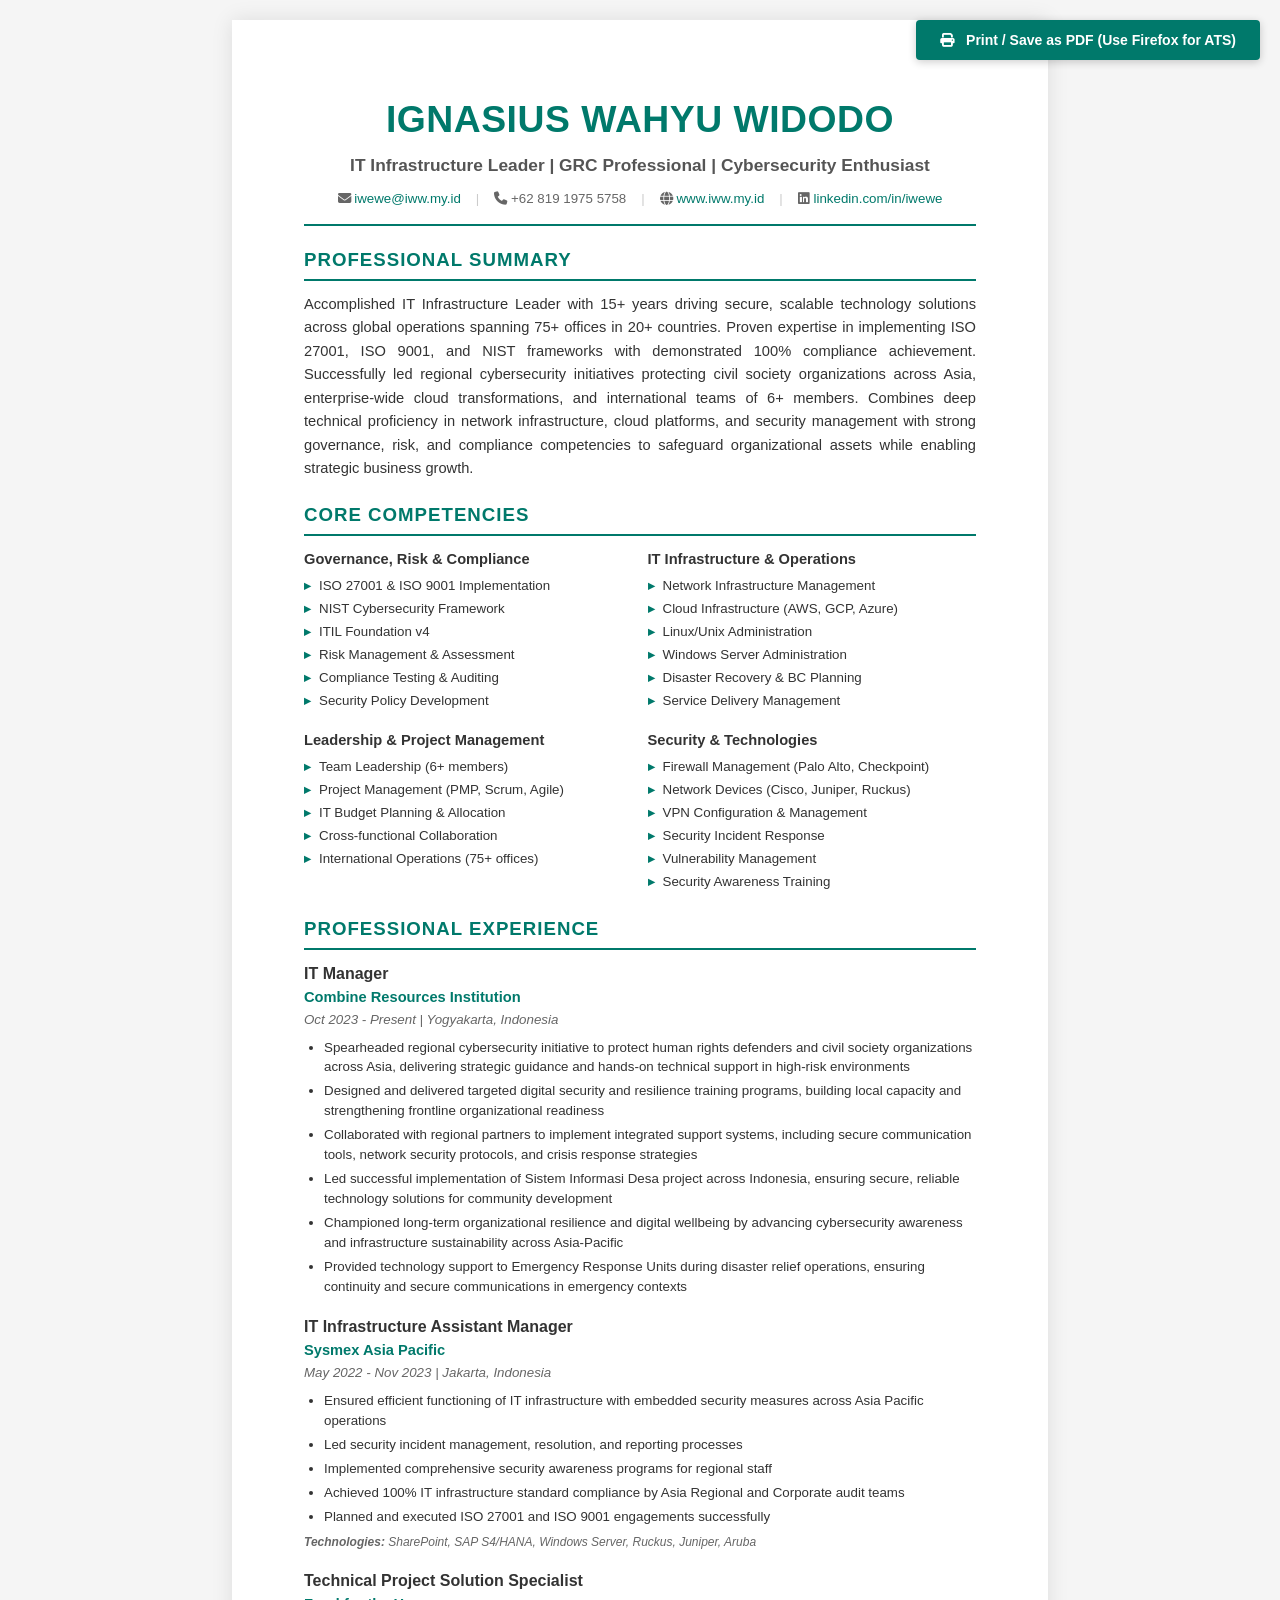
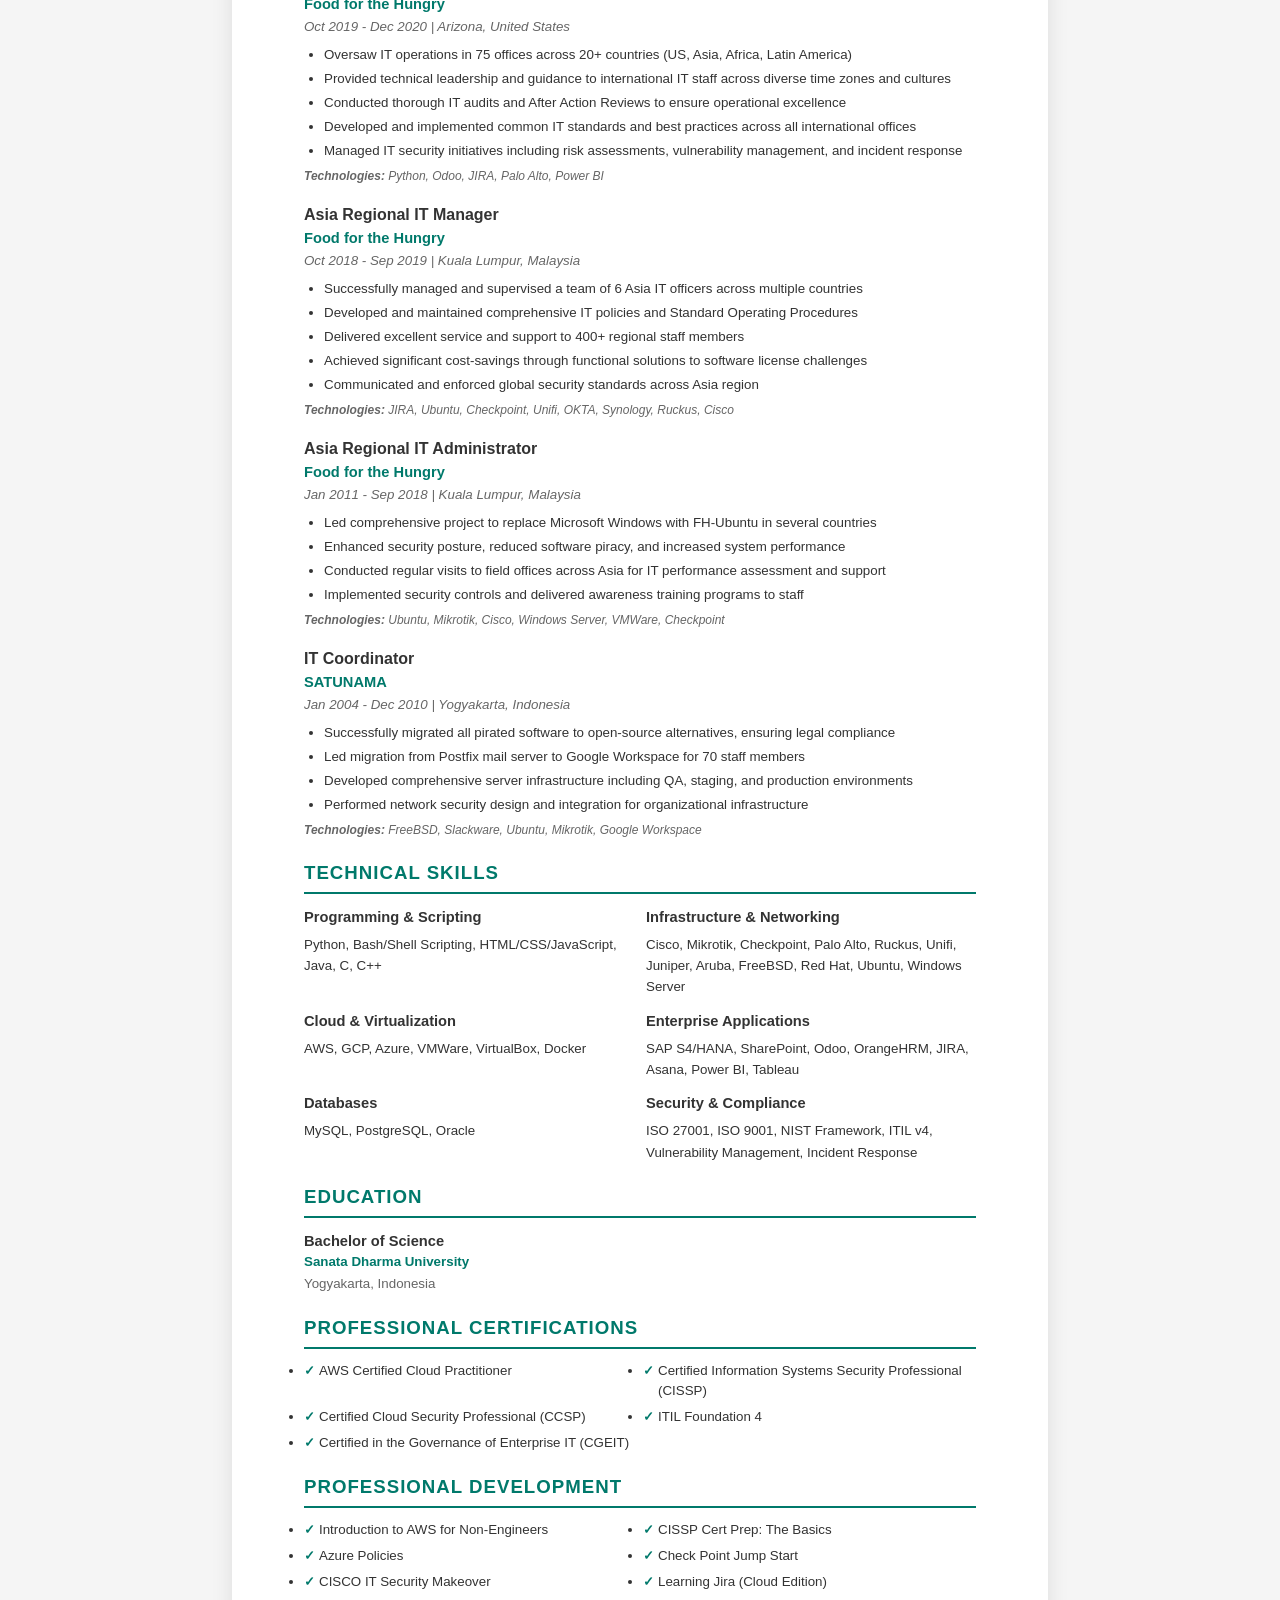
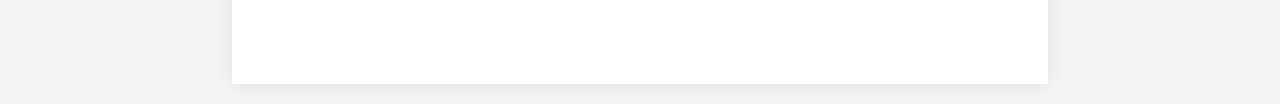
<file: resume.html>
<!DOCTYPE html>
<html lang="en">
<head>
  <meta charset="UTF-8">
  <meta name="viewport" content="width=device-width, initial-scale=1.0">
  <meta name="description" content="Ignasius Wahyu Widodo - IT Infrastructure Leader | GRC Professional | Cybersecurity Enthusiast">

  <!-- PDF Rendering Meta Tags -->
  <meta name="format-detection" content="telephone=no">
  <meta name="color-scheme" content="light">

  <title>Ignasius Wahyu Widodo - Resume</title>

  <style>
    /* Reset and Base Styles */
    * {
      margin: 0;
      padding: 0;
      box-sizing: border-box;
    }

    body {
      font-family: 'Arial', 'Helvetica', sans-serif;
      font-size: 11pt;
      line-height: 1.5;
      color: #333;
      background: #f5f5f5;
      padding: 20px;
    }

    .container {
      max-width: 8.5in;
      margin: 0 auto;
      background: white;
      padding: 0.75in;
      box-shadow: 0 0 20px rgba(0,0,0,0.1);
    }

    /* Print Button */
    .print-button {
      position: fixed;
      top: 20px;
      right: 20px;
      background: #00796b;
      color: white;
      border: none;
      padding: 12px 24px;
      font-size: 14px;
      font-weight: 600;
      border-radius: 4px;
      cursor: pointer;
      box-shadow: 0 2px 8px rgba(0,0,0,0.2);
      transition: all 0.3s ease;
      z-index: 1000;
    }

    .print-button:hover {
      background: #004d40;
      box-shadow: 0 4px 12px rgba(0,0,0,0.3);
      transform: translateY(-2px);
    }

    .print-button i {
      margin-right: 8px;
    }

    /* Header */
    .header {
      text-align: center;
      margin-bottom: 20px;
      border-bottom: 2px solid #00796b;
      padding-bottom: 15px;
    }

    .header h1 {
      font-size: 28pt;
      font-weight: 700;
      color: #00796b;
      margin-bottom: 5px;
      letter-spacing: 0.5px;
    }

    .header .title {
      font-size: 13pt;
      color: #555;
      font-weight: 600;
      margin-bottom: 10px;
    }

    .contact-info {
      display: flex;
      justify-content: center;
      flex-wrap: wrap;
      gap: 15px;
      font-size: 10pt;
      color: #666;
      margin-top: 10px;
    }

    .contact-info a {
      color: #00796b;
      text-decoration: none;
    }

    .contact-info a:hover {
      text-decoration: underline;
    }

    .contact-info .separator {
      color: #ccc;
    }

    /* Section Styles */
    .section {
      margin-bottom: 20px;
      page-break-inside: avoid;
    }

    .section-title {
      font-size: 14pt;
      font-weight: 700;
      color: #00796b;
      text-transform: uppercase;
      border-bottom: 2px solid #00796b;
      padding-bottom: 5px;
      margin-bottom: 12px;
      letter-spacing: 1px;
    }

    /* Professional Summary */
    .summary {
      text-align: justify;
      line-height: 1.6;
    }

    /* Core Competencies */
    .competencies {
      display: grid;
      grid-template-columns: repeat(2, 1fr);
      gap: 15px;
    }

    .competency-category h3 {
      font-size: 11pt;
      font-weight: 700;
      color: #333;
      margin-bottom: 6px;
    }

    .competency-category ul {
      list-style: none;
      padding-left: 0;
    }

    .competency-category li {
      padding-left: 15px;
      position: relative;
      margin-bottom: 3px;
      font-size: 10pt;
    }

    .competency-category li:before {
      content: "▸";
      position: absolute;
      left: 0;
      color: #00796b;
      font-weight: bold;
    }

    /* Experience */
    .job {
      margin-bottom: 18px;
      page-break-inside: avoid;
    }

    .job-header {
      margin-bottom: 8px;
    }

    .job-title {
      font-size: 12pt;
      font-weight: 700;
      color: #333;
    }

    .company {
      font-size: 11pt;
      font-weight: 600;
      color: #00796b;
    }

    .job-meta {
      font-size: 10pt;
      color: #666;
      font-style: italic;
      margin-top: 2px;
    }

    .job-description ul {
      margin-top: 6px;
      padding-left: 20px;
    }

    .job-description li {
      margin-bottom: 4px;
      font-size: 10pt;
      line-height: 1.5;
    }

    .technologies {
      margin-top: 6px;
      font-size: 9pt;
      color: #666;
      font-style: italic;
    }

    /* Skills */
    .skills-grid {
      display: grid;
      grid-template-columns: repeat(2, 1fr);
      gap: 12px;
    }

    .skill-category h3 {
      font-size: 11pt;
      font-weight: 700;
      color: #333;
      margin-bottom: 6px;
    }

    .skill-category p {
      font-size: 10pt;
      line-height: 1.6;
    }

    /* Education */
    .education-item {
      margin-bottom: 10px;
    }

    .degree {
      font-size: 11pt;
      font-weight: 700;
      color: #333;
    }

    .university {
      font-size: 10pt;
      font-weight: 600;
      color: #00796b;
    }

    .education-meta {
      font-size: 10pt;
      color: #666;
      margin-top: 2px;
    }

    .coursework {
      font-size: 10pt;
      margin-top: 6px;
    }

    .coursework ul {
      display: grid;
      grid-template-columns: repeat(2, 1fr);
      gap: 3px;
      margin-top: 4px;
      padding-left: 20px;
    }

    /* Certifications */
    .certifications-list {
      display: grid;
      grid-template-columns: repeat(2, 1fr);
      gap: 6px;
      font-size: 10pt;
    }

    .certifications-list li {
      padding-left: 15px;
      position: relative;
    }

    .certifications-list li:before {
      content: "✓";
      position: absolute;
      left: 0;
      color: #00796b;
      font-weight: bold;
    }

    /* Print Styles - Ultra-simplified for ATS text extraction */
    @media print {
      /* Force text rendering, not vector conversion */
      @page {
        margin: 0.5in;
      }

      body {
        background: #ffffff !important;
        padding: 0 !important;
        margin: 0 !important;
        color: rgb(0, 0, 0) !important;
        -webkit-font-smoothing: subpixel-antialiased !important;
        -moz-osx-font-smoothing: auto !important;
        text-rendering: optimizeLegibility !important;
        font-smooth: never !important;
        -webkit-text-size-adjust: 100% !important;
      }

      .container {
        max-width: 100% !important;
        width: 100% !important;
        margin: 0 !important;
        padding: 0 !important;
        box-shadow: none !important;
      }

      .print-button {
        display: none !important;
      }

      /* CRITICAL: Hide all icons to prevent font conversion */
      i, .fa, .fas, .fab, .far,
      [class*="fa-"],
      .contact-info i,
      .nav-icon {
        display: none !important;
        visibility: hidden !important;
        font-size: 0 !important;
        width: 0 !important;
        height: 0 !important;
      }

      /* Simplify header - pure text only */
      .header {
        border-bottom: 2px solid rgb(0, 0, 0) !important;
        padding-bottom: 10pt !important;
        margin-bottom: 12pt !important;
      }

      .header h1 {
        color: rgb(0, 0, 0) !important;
        font-family: Arial, Helvetica, sans-serif !important;
        font-size: 24pt !important;
        font-weight: 700 !important;
        letter-spacing: normal !important;
      }

      .header .title {
        color: rgb(51, 51, 51) !important;
        font-family: Arial, Helvetica, sans-serif !important;
        font-size: 11pt !important;
        margin-bottom: 8pt !important;
      }

      /* Simplify contact info - show as simple text */
      .contact-info {
        display: block !important;
        line-height: 1.6 !important;
        font-size: 10pt !important;
        margin-top: 8pt !important;
      }

      .contact-info span {
        display: inline !important;
        margin-right: 8px !important;
      }

      /* Show contact links as plain text */
      .contact-info a {
        color: #000 !important;
        text-decoration: none !important;
      }

      .contact-info a::after {
        content: none !important;
      }

      .contact-info .separator {
        display: none !important;
      }

      .contact-info br {
        display: none !important;
      }

      .section {
        page-break-inside: avoid;
      }

      .job {
        page-break-inside: avoid;
      }

      /* Preserve Grid Layouts for ATS */
      .competencies {
        display: grid !important;
        grid-template-columns: repeat(2, 1fr) !important;
        gap: 15px !important;
        page-break-inside: avoid;
      }

      .competency-category {
        page-break-inside: avoid;
      }

      .skills-grid {
        display: grid !important;
        grid-template-columns: repeat(2, 1fr) !important;
        gap: 12px !important;
        page-break-inside: avoid;
      }

      .skill-category {
        page-break-inside: avoid;
      }

      .certifications-list {
        display: grid !important;
        grid-template-columns: repeat(2, 1fr) !important;
        gap: 6px !important;
        page-break-inside: avoid;
        list-style: none !important;
      }

      .certifications-list li:before {
        content: "" !important;
      }

      .coursework ul {
        display: grid !important;
        grid-template-columns: repeat(2, 1fr) !important;
        gap: 3px !important;
      }

      /* Simplify section titles - black color for ATS */
      .section-title {
        color: #000 !important;
        border-bottom: 2px solid #000 !important;
        font-family: Arial, Helvetica, sans-serif !important;
        background: none !important;
      }

      /* CRITICAL: Force all text to use system fonts - prevent vector conversion */
      *, *::before, *::after {
        font-family: Arial, Helvetica, sans-serif !important;
        background: transparent !important;
        background-image: none !important;
        text-shadow: none !important;
        box-shadow: none !important;
        filter: none !important;
        transform: none !important;
        -webkit-font-smoothing: subpixel-antialiased !important;
        -moz-osx-font-smoothing: auto !important;
        text-rendering: optimizeLegibility !important;
      }

      /* Ensure ALL text elements use pure black */
      h1, h2, h3, h4, h5, h6, p, li, span, div, a {
        color: rgb(0, 0, 0) !important;
        font-family: Arial, Helvetica, sans-serif !important;
      }

      /* Ensure pure black text for ATS readability */
      .job-title {
        color: #000 !important;
        font-size: 12pt !important;
        font-weight: 700 !important;
        display: block !important;
        margin-bottom: 2pt !important;
      }

      .company {
        color: #000 !important;
        font-weight: 600 !important;
        font-size: 11pt !important;
        display: block !important;
        margin-bottom: 2pt !important;
      }

      .job-meta {
        color: #333 !important;
        font-size: 10pt !important;
        font-style: italic !important;
        display: block !important;
        margin-bottom: 8pt !important;
      }

      .university {
        color: #000 !important;
        font-weight: 600 !important;
      }

      a {
        color: #000 !important;
        text-decoration: none !important;
      }

      .contact-info a {
        color: #000 !important;
      }

      .contact-info a:after {
        content: "";
      }

      /* Prevent orphans and widows */
      p, li {
        orphans: 3;
        widows: 3;
      }

      /* Ensure proper spacing */
      .section {
        margin-bottom: 18px;
      }

      /* Remove all pseudo-elements that might cause issues */
      .competency-category li:before,
      .certifications-list li:before {
        display: none !important;
      }

      /* Simplify bullets to standard */
      ul {
        list-style-type: disc !important;
      }

      .competency-category ul,
      .certifications-list {
        list-style-type: none !important;
        padding-left: 0 !important;
      }

      .competency-category li,
      .certifications-list li {
        padding-left: 0 !important;
      }
    }

    /* Responsive */
    @media (max-width: 768px) {
      .container {
        padding: 20px;
      }

      .competencies,
      .skills-grid {
        grid-template-columns: 1fr;
      }

      .certifications-list,
      .coursework ul {
        grid-template-columns: 1fr;
      }

      .print-button {
        position: static;
        width: 100%;
        margin-bottom: 20px;
      }
    }
  </style>

  <!-- Font Awesome for icons (screen only, not print) -->
  <link rel="stylesheet" href="https://cdnjs.cloudflare.com/ajax/libs/font-awesome/6.5.1/css/all.min.css" media="screen">
</head>
<body>

  <!-- Print Button -->
  <button class="print-button" onclick="window.print()">
    <i class="fas fa-print"></i>
    Print / Save as PDF (Use Firefox for ATS)
  </button>

  <div class="container">

    <!-- Header -->
    <header class="header">
      <h1>IGNASIUS WAHYU WIDODO</h1>
      <div class="title">IT Infrastructure Leader | GRC Professional | Cybersecurity Enthusiast</div>
      <div class="contact-info">
        <span><i class="fas fa-envelope"></i> <a href="mailto:iwewe@iww.my.id">iwewe@iww.my.id</a></span>
        <span class="separator">|</span>
        <span><i class="fas fa-phone"></i> +62 819 1975 5758</span>
        <span class="separator">|</span>
        <span><i class="fas fa-globe"></i> <a href="https://www.iww.my.id">www.iww.my.id</a></span>
        <span class="separator">|</span>
        <span><i class="fab fa-linkedin"></i> <a href="https://linkedin.com/in/iwewe">linkedin.com/in/iwewe</a></span>
      </div>
    </header>

    <!-- Professional Summary -->
    <section class="section">
      <h2 class="section-title">Professional Summary</h2>
      <div class="summary">
        <p>Accomplished IT Infrastructure Leader with 15+ years driving secure, scalable technology solutions across global operations spanning 75+ offices in 20+ countries. Proven expertise in implementing ISO 27001, ISO 9001, and NIST frameworks with demonstrated 100% compliance achievement. Successfully led regional cybersecurity initiatives protecting civil society organizations across Asia, enterprise-wide cloud transformations, and international teams of 6+ members. Combines deep technical proficiency in network infrastructure, cloud platforms, and security management with strong governance, risk, and compliance competencies to safeguard organizational assets while enabling strategic business growth.</p>
      </div>
    </section>

    <!-- Core Competencies -->
    <section class="section">
      <h2 class="section-title">Core Competencies</h2>
      <div class="competencies">
        <div class="competency-category">
          <h3>Governance, Risk & Compliance</h3>
          <ul>
            <li>ISO 27001 & ISO 9001 Implementation</li>
            <li>NIST Cybersecurity Framework</li>
            <li>ITIL Foundation v4</li>
            <li>Risk Management & Assessment</li>
            <li>Compliance Testing & Auditing</li>
            <li>Security Policy Development</li>
          </ul>
        </div>
        <div class="competency-category">
          <h3>IT Infrastructure & Operations</h3>
          <ul>
            <li>Network Infrastructure Management</li>
            <li>Cloud Infrastructure (AWS, GCP, Azure)</li>
            <li>Linux/Unix Administration</li>
            <li>Windows Server Administration</li>
            <li>Disaster Recovery & BC Planning</li>
            <li>Service Delivery Management</li>
          </ul>
        </div>
        <div class="competency-category">
          <h3>Leadership & Project Management</h3>
          <ul>
            <li>Team Leadership (6+ members)</li>
            <li>Project Management (PMP, Scrum, Agile)</li>
            <li>IT Budget Planning & Allocation</li>
            <li>Cross-functional Collaboration</li>
            <li>International Operations (75+ offices)</li>
          </ul>
        </div>
        <div class="competency-category">
          <h3>Security & Technologies</h3>
          <ul>
            <li>Firewall Management (Palo Alto, Checkpoint)</li>
            <li>Network Devices (Cisco, Juniper, Ruckus)</li>
            <li>VPN Configuration & Management</li>
            <li>Security Incident Response</li>
            <li>Vulnerability Management</li>
            <li>Security Awareness Training</li>
          </ul>
        </div>
      </div>
    </section>

    <!-- Professional Experience -->
    <section class="section">
      <h2 class="section-title">Professional Experience</h2>

      <!-- Job 1 -->
      <div class="job">
        <div class="job-header">
          <div class="job-title">IT Manager</div>
          <div class="company">Combine Resources Institution</div>
          <div class="job-meta">Oct 2023 - Present | Yogyakarta, Indonesia</div>
        </div>
        <div class="job-description">
          <ul>
            <li>Spearheaded regional cybersecurity initiative to protect human rights defenders and civil society organizations across Asia, delivering strategic guidance and hands-on technical support in high-risk environments</li>
            <li>Designed and delivered targeted digital security and resilience training programs, building local capacity and strengthening frontline organizational readiness</li>
            <li>Collaborated with regional partners to implement integrated support systems, including secure communication tools, network security protocols, and crisis response strategies</li>
            <li>Led successful implementation of Sistem Informasi Desa project across Indonesia, ensuring secure, reliable technology solutions for community development</li>
            <li>Championed long-term organizational resilience and digital wellbeing by advancing cybersecurity awareness and infrastructure sustainability across Asia-Pacific</li>
            <li>Provided technology support to Emergency Response Units during disaster relief operations, ensuring continuity and secure communications in emergency contexts</li>
          </ul>
        </div>
      </div>

      <!-- Job 2 -->
      <div class="job">
        <div class="job-header">
          <div class="job-title">IT Infrastructure Assistant Manager</div>
          <div class="company">Sysmex Asia Pacific</div>
          <div class="job-meta">May 2022 - Nov 2023 | Jakarta, Indonesia</div>
        </div>
        <div class="job-description">
          <ul>
            <li>Ensured efficient functioning of IT infrastructure with embedded security measures across Asia Pacific operations</li>
            <li>Led security incident management, resolution, and reporting processes</li>
            <li>Implemented comprehensive security awareness programs for regional staff</li>
            <li>Achieved 100% IT infrastructure standard compliance by Asia Regional and Corporate audit teams</li>
            <li>Planned and executed ISO 27001 and ISO 9001 engagements successfully</li>
          </ul>
          <div class="technologies"><strong>Technologies:</strong> SharePoint, SAP S4/HANA, Windows Server, Ruckus, Juniper, Aruba</div>
        </div>
      </div>

      <!-- Job 3 -->
      <div class="job">
        <div class="job-header">
          <div class="job-title">Technical Project Solution Specialist</div>
          <div class="company">Food for the Hungry</div>
          <div class="job-meta">Oct 2019 - Dec 2020 | Arizona, United States</div>
        </div>
        <div class="job-description">
          <ul>
            <li>Oversaw IT operations in 75 offices across 20+ countries (US, Asia, Africa, Latin America)</li>
            <li>Provided technical leadership and guidance to international IT staff across diverse time zones and cultures</li>
            <li>Conducted thorough IT audits and After Action Reviews to ensure operational excellence</li>
            <li>Developed and implemented common IT standards and best practices across all international offices</li>
            <li>Managed IT security initiatives including risk assessments, vulnerability management, and incident response</li>
          </ul>
          <div class="technologies"><strong>Technologies:</strong> Python, Odoo, JIRA, Palo Alto, Power BI</div>
        </div>
      </div>

      <!-- Job 4 -->
      <div class="job">
        <div class="job-header">
          <div class="job-title">Asia Regional IT Manager</div>
          <div class="company">Food for the Hungry</div>
          <div class="job-meta">Oct 2018 - Sep 2019 | Kuala Lumpur, Malaysia</div>
        </div>
        <div class="job-description">
          <ul>
            <li>Successfully managed and supervised a team of 6 Asia IT officers across multiple countries</li>
            <li>Developed and maintained comprehensive IT policies and Standard Operating Procedures</li>
            <li>Delivered excellent service and support to 400+ regional staff members</li>
            <li>Achieved significant cost-savings through functional solutions to software license challenges</li>
            <li>Communicated and enforced global security standards across Asia region</li>
          </ul>
          <div class="technologies"><strong>Technologies:</strong> JIRA, Ubuntu, Checkpoint, Unifi, OKTA, Synology, Ruckus, Cisco</div>
        </div>
      </div>

      <!-- Job 5 -->
      <div class="job">
        <div class="job-header">
          <div class="job-title">Asia Regional IT Administrator</div>
          <div class="company">Food for the Hungry</div>
          <div class="job-meta">Jan 2011 - Sep 2018 | Kuala Lumpur, Malaysia</div>
        </div>
        <div class="job-description">
          <ul>
            <li>Led comprehensive project to replace Microsoft Windows with FH-Ubuntu in several countries</li>
            <li>Enhanced security posture, reduced software piracy, and increased system performance</li>
            <li>Conducted regular visits to field offices across Asia for IT performance assessment and support</li>
            <li>Implemented security controls and delivered awareness training programs to staff</li>
          </ul>
          <div class="technologies"><strong>Technologies:</strong> Ubuntu, Mikrotik, Cisco, Windows Server, VMWare, Checkpoint</div>
        </div>
      </div>

      <!-- Job 6 -->
      <div class="job">
        <div class="job-header">
          <div class="job-title">IT Coordinator</div>
          <div class="company">SATUNAMA</div>
          <div class="job-meta">Jan 2004 - Dec 2010 | Yogyakarta, Indonesia</div>
        </div>
        <div class="job-description">
          <ul>
            <li>Successfully migrated all pirated software to open-source alternatives, ensuring legal compliance</li>
            <li>Led migration from Postfix mail server to Google Workspace for 70 staff members</li>
            <li>Developed comprehensive server infrastructure including QA, staging, and production environments</li>
            <li>Performed network security design and integration for organizational infrastructure</li>
          </ul>
          <div class="technologies"><strong>Technologies:</strong> FreeBSD, Slackware, Ubuntu, Mikrotik, Google Workspace</div>
        </div>
      </div>
    </section>

    <!-- Technical Skills -->
    <section class="section">
      <h2 class="section-title">Technical Skills</h2>
      <div class="skills-grid">
        <div class="skill-category">
          <h3>Programming & Scripting</h3>
          <p>Python, Bash/Shell Scripting, HTML/CSS/JavaScript, Java, C, C++</p>
        </div>
        <div class="skill-category">
          <h3>Infrastructure & Networking</h3>
          <p>Cisco, Mikrotik, Checkpoint, Palo Alto, Ruckus, Unifi, Juniper, Aruba, FreeBSD, Red Hat, Ubuntu, Windows Server</p>
        </div>
        <div class="skill-category">
          <h3>Cloud & Virtualization</h3>
          <p>AWS, GCP, Azure, VMWare, VirtualBox, Docker</p>
        </div>
        <div class="skill-category">
          <h3>Enterprise Applications</h3>
          <p>SAP S4/HANA, SharePoint, Odoo, OrangeHRM, JIRA, Asana, Power BI, Tableau</p>
        </div>
        <div class="skill-category">
          <h3>Databases</h3>
          <p>MySQL, PostgreSQL, Oracle</p>
        </div>
        <div class="skill-category">
          <h3>Security & Compliance</h3>
          <p>ISO 27001, ISO 9001, NIST Framework, ITIL v4, Vulnerability Management, Incident Response</p>
        </div>
      </div>
    </section>

    <!-- Education -->
    <section class="section">
      <h2 class="section-title">Education</h2>
      <div class="education-item">
        <div class="degree">Bachelor of Science</div>
        <div class="university">Sanata Dharma University</div>
        <div class="education-meta">Yogyakarta, Indonesia</div>
      </div>
    </section>

    <!-- Professional Certifications -->
    <section class="section">
      <h2 class="section-title">Professional Certifications</h2>
      <ul class="certifications-list">
        <li>AWS Certified Cloud Practitioner</li>
        <li>Certified Information Systems Security Professional (CISSP)</li>
        <li>Certified Cloud Security Professional (CCSP)</li>
        <li>ITIL Foundation 4</li>
        <li>Certified in the Governance of Enterprise IT (CGEIT)</li>
      </ul>
    </section>

    <!-- Professional Development -->
    <section class="section">
      <h2 class="section-title">Professional Development</h2>
      <ul class="certifications-list">
        <li>Introduction to AWS for Non-Engineers</li>
        <li>CISSP Cert Prep: The Basics</li>
        <li>Azure Policies</li>
        <li>Check Point Jump Start</li>
        <li>CISCO IT Security Makeover</li>
        <li>Learning Jira (Cloud Edition)</li>
      </ul>
    </section>

  </div>

  <script>
    // Optional: Add keyboard shortcut for printing (Ctrl+P)
    document.addEventListener('keydown', function(e) {
      if (e.ctrlKey && e.key === 'p') {
        e.preventDefault();
        window.print();
      }
    });
  </script>

</body>
</html>
</file>
